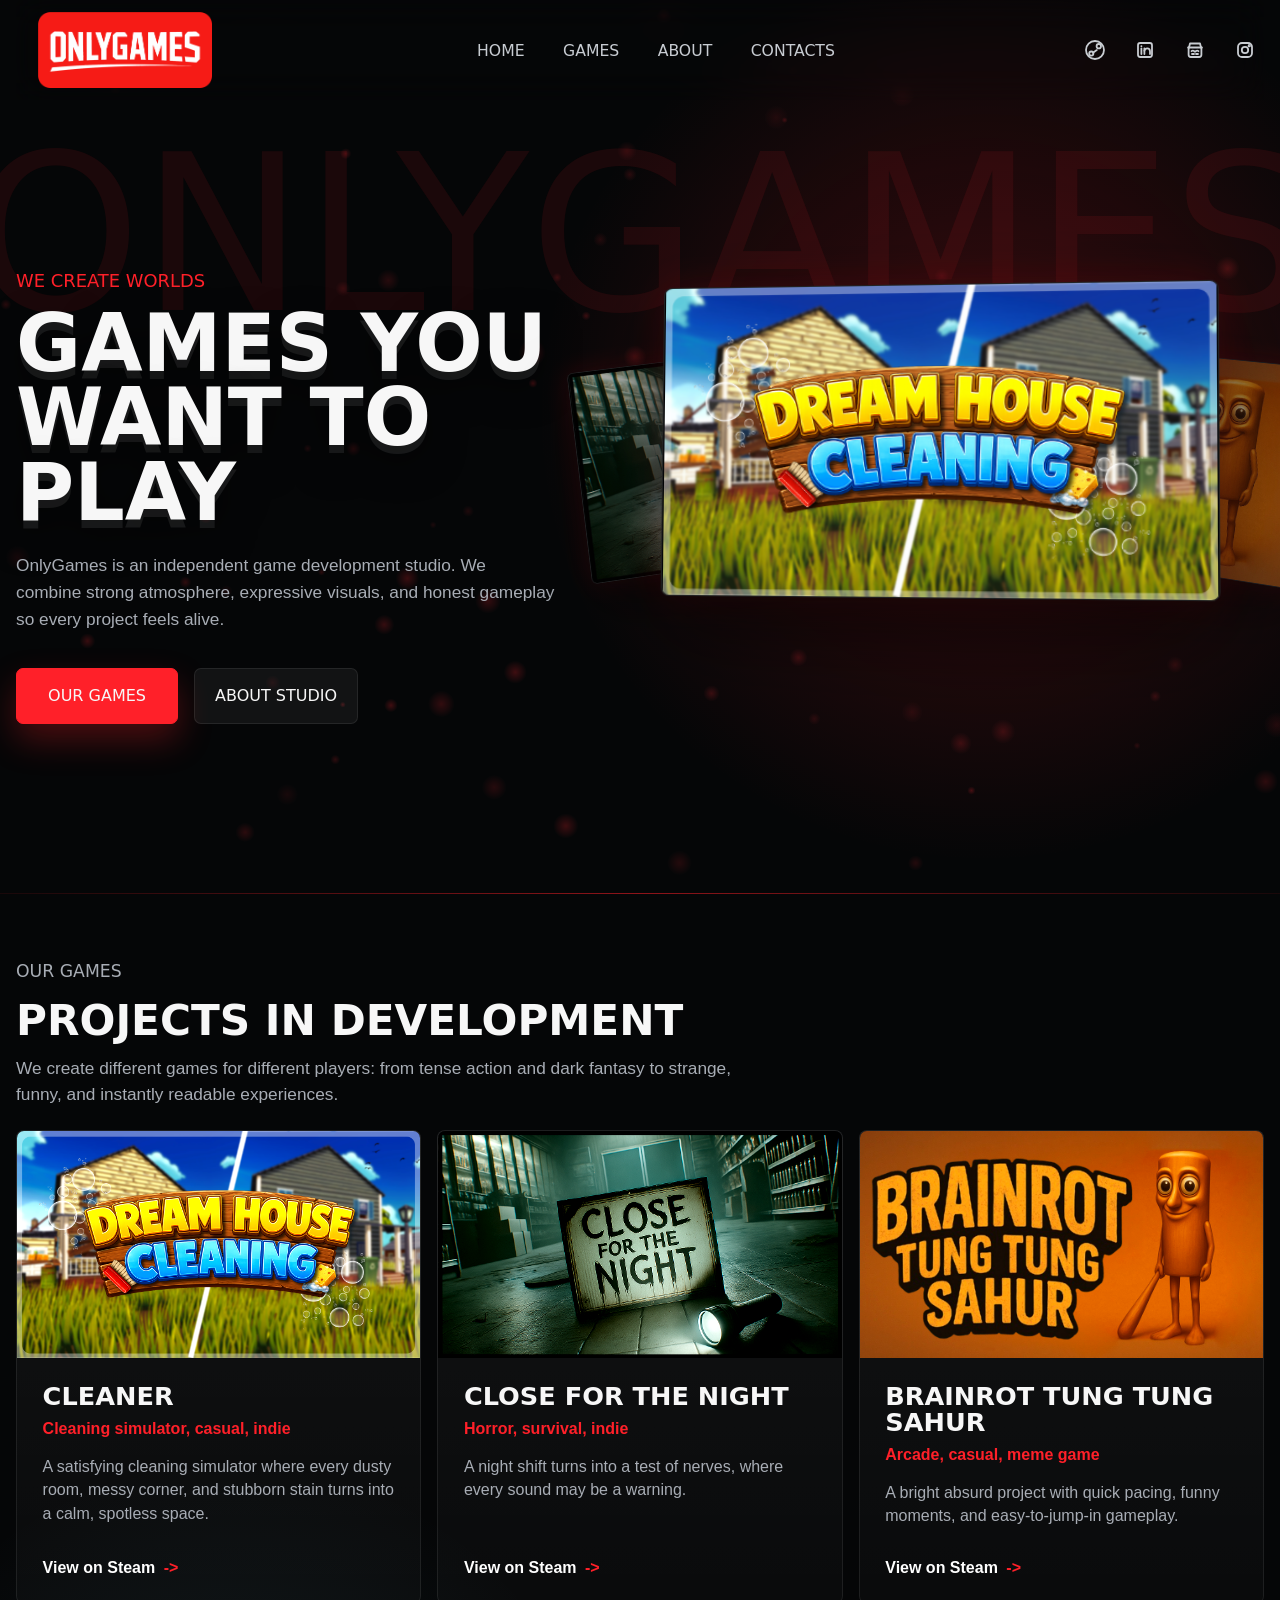
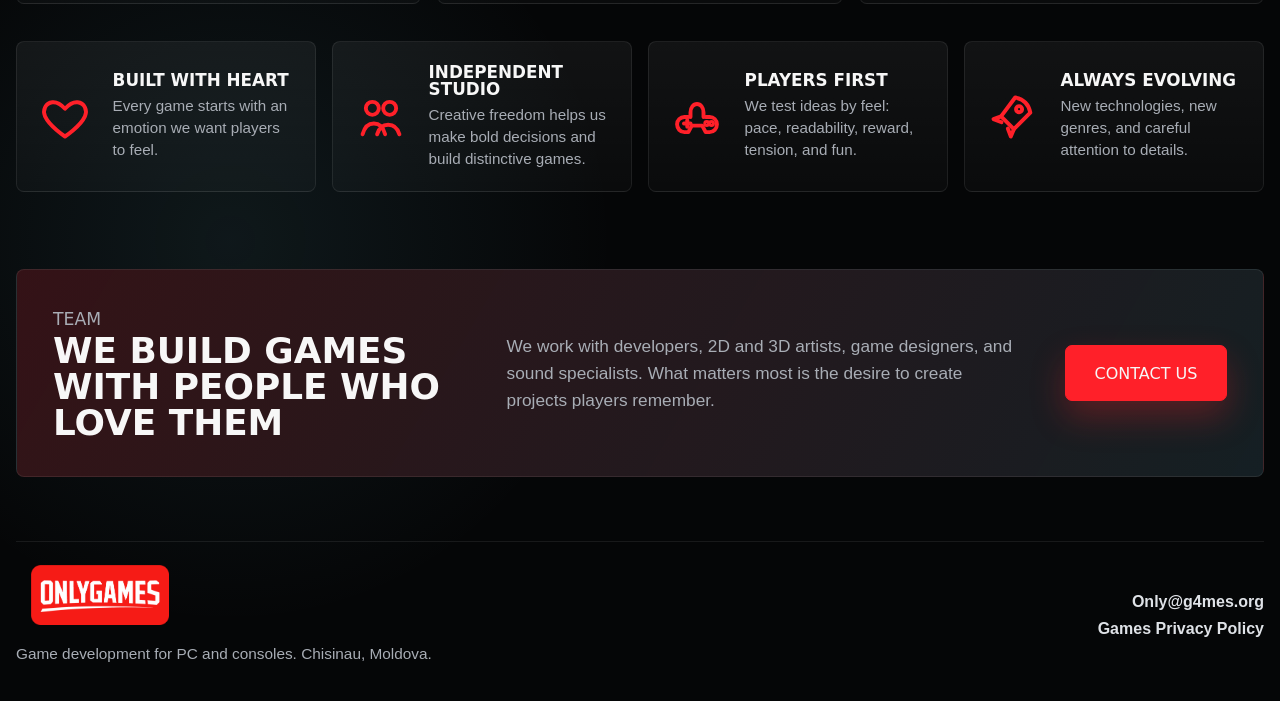
<file: index.html>
<!DOCTYPE html>
<html lang="en">
<head>
  <meta charset="UTF-8">
  <meta name="viewport" content="width=device-width, initial-scale=1.0">
  <title>OnlyGames - Game Development Studio</title>
  <meta name="description" content="OnlyGames is an independent game development studio creating atmospheric worlds, expressive visuals, and games people want to play.">
  <link rel="stylesheet" href="styles.css?v=20261031-2">
</head>
<body>
  <canvas class="noise-field" aria-hidden="true"></canvas>

  <header class="site-header">
    <a class="brand" href="#home" aria-label="OnlyGames">
      <img class="brand__logo" src="assets/Logo1.png?v=20260526-2" alt="">
    </a>

    <nav class="main-nav" aria-label="Main navigation">
      <a href="#home">Home</a>
      <a href="#games">Games</a>
      <a href="#about">About</a>
      <a href="#contacts">Contacts</a>
    </nav>

    <div class="socials" aria-label="Social links">
      <a href="https://store.steampowered.com/app/4438250/Close_For_The_Night/" aria-label="Steam" target="_blank" rel="noopener noreferrer">
        <svg viewBox="0 0 24 24" aria-hidden="true">
          <circle cx="12" cy="12" r="9"></circle>
          <circle cx="15.8" cy="8.2" r="2.2"></circle>
          <circle cx="8.3" cy="15.6" r="2.1"></circle>
          <path d="M10 14.7l3.8-2.6"></path>
        </svg>
      </a>
      <a href="https://www.linkedin.com/company/onlygames-s-r-l/about/" aria-label="LinkedIn" target="_blank" rel="noopener noreferrer">
        <svg viewBox="0 0 24 24" aria-hidden="true">
          <rect x="5" y="5" width="14" height="14" rx="2.2"></rect>
          <path d="M8.4 10.5V16"></path>
          <path d="M8.4 8.1v.1"></path>
          <path d="M11.4 16v-5.5"></path>
          <path d="M11.4 12.8c.4-1.6 1.3-2.4 2.8-2.4 1.7 0 2.8 1.1 2.8 3.2V16"></path>
        </svg>
      </a>
      <a href="https://onlygames-srl.itch.io/" aria-label="Itch.io" target="_blank" rel="noopener noreferrer">
        <svg viewBox="0 0 24 24" aria-hidden="true">
          <path d="M5.1 9.5h13.8"></path>
          <path d="M6 9.5l1-4h10l1 4"></path>
          <path d="M5.6 9.5v7.3c0 1.2 1 2.2 2.2 2.2h8.4c1.2 0 2.2-1 2.2-2.2V9.5"></path>
          <path d="M8.5 13.2c.9-.8 1.8-.8 2.7 0 .5.4 1.1.4 1.6 0 .9-.8 1.8-.8 2.7 0"></path>
          <path d="M9 16h2"></path>
          <path d="M13 16h2"></path>
        </svg>
      </a>
      <a href="https://www.instagram.com/onlygamessrl" aria-label="Instagram" target="_blank" rel="noopener noreferrer">
        <svg viewBox="0 0 24 24" aria-hidden="true">
          <rect x="5" y="5" width="14" height="14" rx="4"></rect>
          <circle cx="12" cy="12" r="3.2"></circle>
          <circle cx="16.3" cy="7.7" r=".7"></circle>
        </svg>
      </a>
    </div>
  </header>

  <main>
    <section class="hero" id="home">
      <div class="hero__backdrop" aria-hidden="true">ONLYGAMES</div>
      <div class="hero__content">
        <p class="section-kicker">We create worlds</p>
        <h1>Games you want to play</h1>
        <p class="hero__lead">
          OnlyGames is an independent game development studio. We combine strong atmosphere,
          expressive visuals, and honest gameplay so every project feels alive.
        </p>
        <div class="hero__actions">
          <a class="button button--primary" href="#games">Our Games</a>
          <a class="button button--ghost" href="#about">About Studio</a>
        </div>
      </div>

      <div class="hero__art" aria-label="OnlyGames projects">
        <div class="hero-showcase">
          <a class="hero-game hero-game--cleaner is-front" href="https://store.steampowered.com/app/4860340/Dream_House_Cleaning/" aria-label="Dream House Cleaning on Steam" target="_blank" rel="noopener noreferrer">
            <img src="assets/Cleaner.png" alt="Cleaner">
          </a>
          <a class="hero-game hero-game--horror is-back-left" href="https://store.steampowered.com/app/4438250/Close_For_The_Night/" aria-label="Close For The Night on Steam" target="_blank" rel="noopener noreferrer">
            <img src="assets/Horror.png" alt="Close For The Night">
          </a>
          <a class="hero-game hero-game--brainrot is-back-right" href="https://store.steampowered.com/app/4579990/Brainrot_Tung_Tung_Sahur/" aria-label="Brainrot Tung Tung Sahur on Steam" target="_blank" rel="noopener noreferrer">
            <img src="assets/Brainrot.png" alt="Brainrot Tung Tung Sahur">
          </a>
        </div>
      </div>
    </section>

    <section class="section" id="games">
      <div class="section__header">
        <p class="section-kicker">Our games</p>
        <h2>Projects in development</h2>
        <p>We create different games for different players: from tense action and dark fantasy to strange, funny, and instantly readable experiences.</p>
      </div>

      <div class="games-grid">
        <article class="game-card">
          <a class="game-card__cover" href="https://store.steampowered.com/app/4860340/Dream_House_Cleaning/" aria-label="Dream House Cleaning on Steam" target="_blank" rel="noopener noreferrer">
            <img src="assets/Cleaner.png" alt="Cleaner">
          </a>
          <div class="game-card__body">
            <h3>Cleaner</h3>
            <p class="game-card__genre">Cleaning simulator, casual, indie</p>
            <p>A satisfying cleaning simulator where every dusty room, messy corner, and stubborn stain turns into a calm, spotless space.</p>
            <a href="https://store.steampowered.com/app/4860340/Dream_House_Cleaning/" target="_blank" rel="noopener noreferrer">View on Steam <span aria-hidden="true">-&gt;</span></a>
          </div>
        </article>

        <article class="game-card">
          <a class="game-card__cover" href="https://store.steampowered.com/app/4438250/Close_For_The_Night/" aria-label="Close For The Night on Steam" target="_blank" rel="noopener noreferrer">
            <img src="assets/Horror.png" alt="Screenshot of Close For The Night with a flashlight in an abandoned store">
          </a>
          <div class="game-card__body">
            <h3>Close For The Night</h3>
            <p class="game-card__genre">Horror, survival, indie</p>
            <p>A night shift turns into a test of nerves, where every sound may be a warning.</p>
            <a href="https://store.steampowered.com/app/4438250/Close_For_The_Night/" target="_blank" rel="noopener noreferrer">View on Steam <span aria-hidden="true">-&gt;</span></a>
          </div>
        </article>

        <article class="game-card">
          <a class="game-card__cover" href="https://store.steampowered.com/app/4579990/Brainrot_Tung_Tung_Sahur/" aria-label="Brainrot Tung Tung Sahur on Steam" target="_blank" rel="noopener noreferrer">
            <img src="assets/Brainrot.png" alt="Screenshot of Brainrot Tung Tung Sahur with an orange character">
          </a>
          <div class="game-card__body">
            <h3>Brainrot Tung Tung Sahur</h3>
            <p class="game-card__genre">Arcade, casual, meme game</p>
            <p>A bright absurd project with quick pacing, funny moments, and easy-to-jump-in gameplay.</p>
            <a href="https://store.steampowered.com/app/4579990/Brainrot_Tung_Tung_Sahur/" target="_blank" rel="noopener noreferrer">View on Steam <span aria-hidden="true">-&gt;</span></a>
          </div>
        </article>
      </div>
    </section>

    <section class="values" id="about">
      <article class="value-card">
        <svg viewBox="0 0 24 24" aria-hidden="true">
          <path d="M12 21s-7-4.6-9.2-9.3C1.5 8.8 3.1 5.5 6.2 5.2 8 5 10 6 12 8.2 14 6 16 5 17.8 5.2c3.1.3 4.7 3.6 3.4 6.5C19 16.4 12 21 12 21z"></path>
        </svg>
        <div>
          <h3>Built with heart</h3>
          <p>Every game starts with an emotion we want players to feel.</p>
        </div>
      </article>

      <article class="value-card">
        <svg viewBox="0 0 24 24" aria-hidden="true">
          <circle cx="8" cy="8" r="3"></circle>
          <circle cx="16" cy="8" r="3"></circle>
          <path d="M3.5 20c.8-3 2.7-5 5.2-5s4.4 2 5.2 5"></path>
          <path d="M10.2 20c.8-2.6 2.5-4.4 5.1-4.4 2.5 0 4.4 1.8 5.2 4.4"></path>
        </svg>
        <div>
          <h3>Independent studio</h3>
          <p>Creative freedom helps us make bold decisions and build distinctive games.</p>
        </div>
      </article>

      <article class="value-card">
        <svg viewBox="0 0 24 24" aria-hidden="true">
          <path d="M8 12H6.2c-1.9 0-3.4 1.5-3.4 3.4S4.3 19 6.2 19H8l1.6-3h4.8l1.6 3h1.8c1.9 0 3.4-1.6 3.4-3.6S19.7 12 17.8 12H16"></path>
          <path d="M9 12V9.8C9 7.7 10.3 6 12 6s3 1.7 3 3.8V12"></path>
          <path d="M6 15h3"></path>
          <path d="M7.5 13.5v3"></path>
          <circle cx="16.5" cy="15" r=".7"></circle>
          <circle cx="18.7" cy="15" r=".7"></circle>
        </svg>
        <div>
          <h3>Players first</h3>
          <p>We test ideas by feel: pace, readability, reward, tension, and fun.</p>
        </div>
      </article>

      <article class="value-card">
        <svg viewBox="0 0 24 24" aria-hidden="true">
          <path d="M13 3c3.8.7 6.3 3.2 7 7l-7.6 7.6-5.9-5.9L13 3z"></path>
          <path d="M6.5 11.7L3 13l3.7 1.4"></path>
          <path d="M12.4 17.6L11 21l-1.4-3.7"></path>
          <circle cx="14.8" cy="8.4" r="1.4"></circle>
        </svg>
        <div>
          <h3>Always evolving</h3>
          <p>New technologies, new genres, and careful attention to details.</p>
        </div>
      </article>
    </section>

    <section class="studio-strip" id="team">
      <div>
        <p class="section-kicker">Team</p>
        <h2>We build games with people who love them</h2>
      </div>
      <p>
        We work with developers, 2D and 3D artists, game designers, and sound specialists.
        What matters most is the desire to create projects players remember.
      </p>
      <a class="button button--primary" href="mailto:Only@g4mes.org">Contact Us</a>
    </section>
  </main>

  <footer class="site-footer" id="contacts">
    <div>
      <a class="brand brand--footer" href="#home" aria-label="OnlyGames">
        <img class="brand__logo" src="assets/Logo1.png?v=20260526-2" alt="">
      </a>
      <p>Game development for PC and consoles. Chisinau, Moldova.</p>
    </div>
    <div class="footer-links">
      <a href="mailto:Only@g4mes.org">Only@g4mes.org</a>
      <a href="privacy-policy-medieval-store-simulator-2026.html">Games Privacy Policy</a>
    </div>
  </footer>

  <script src="script.js?v=20260526-2" defer></script>
</body>
</html>
</file>
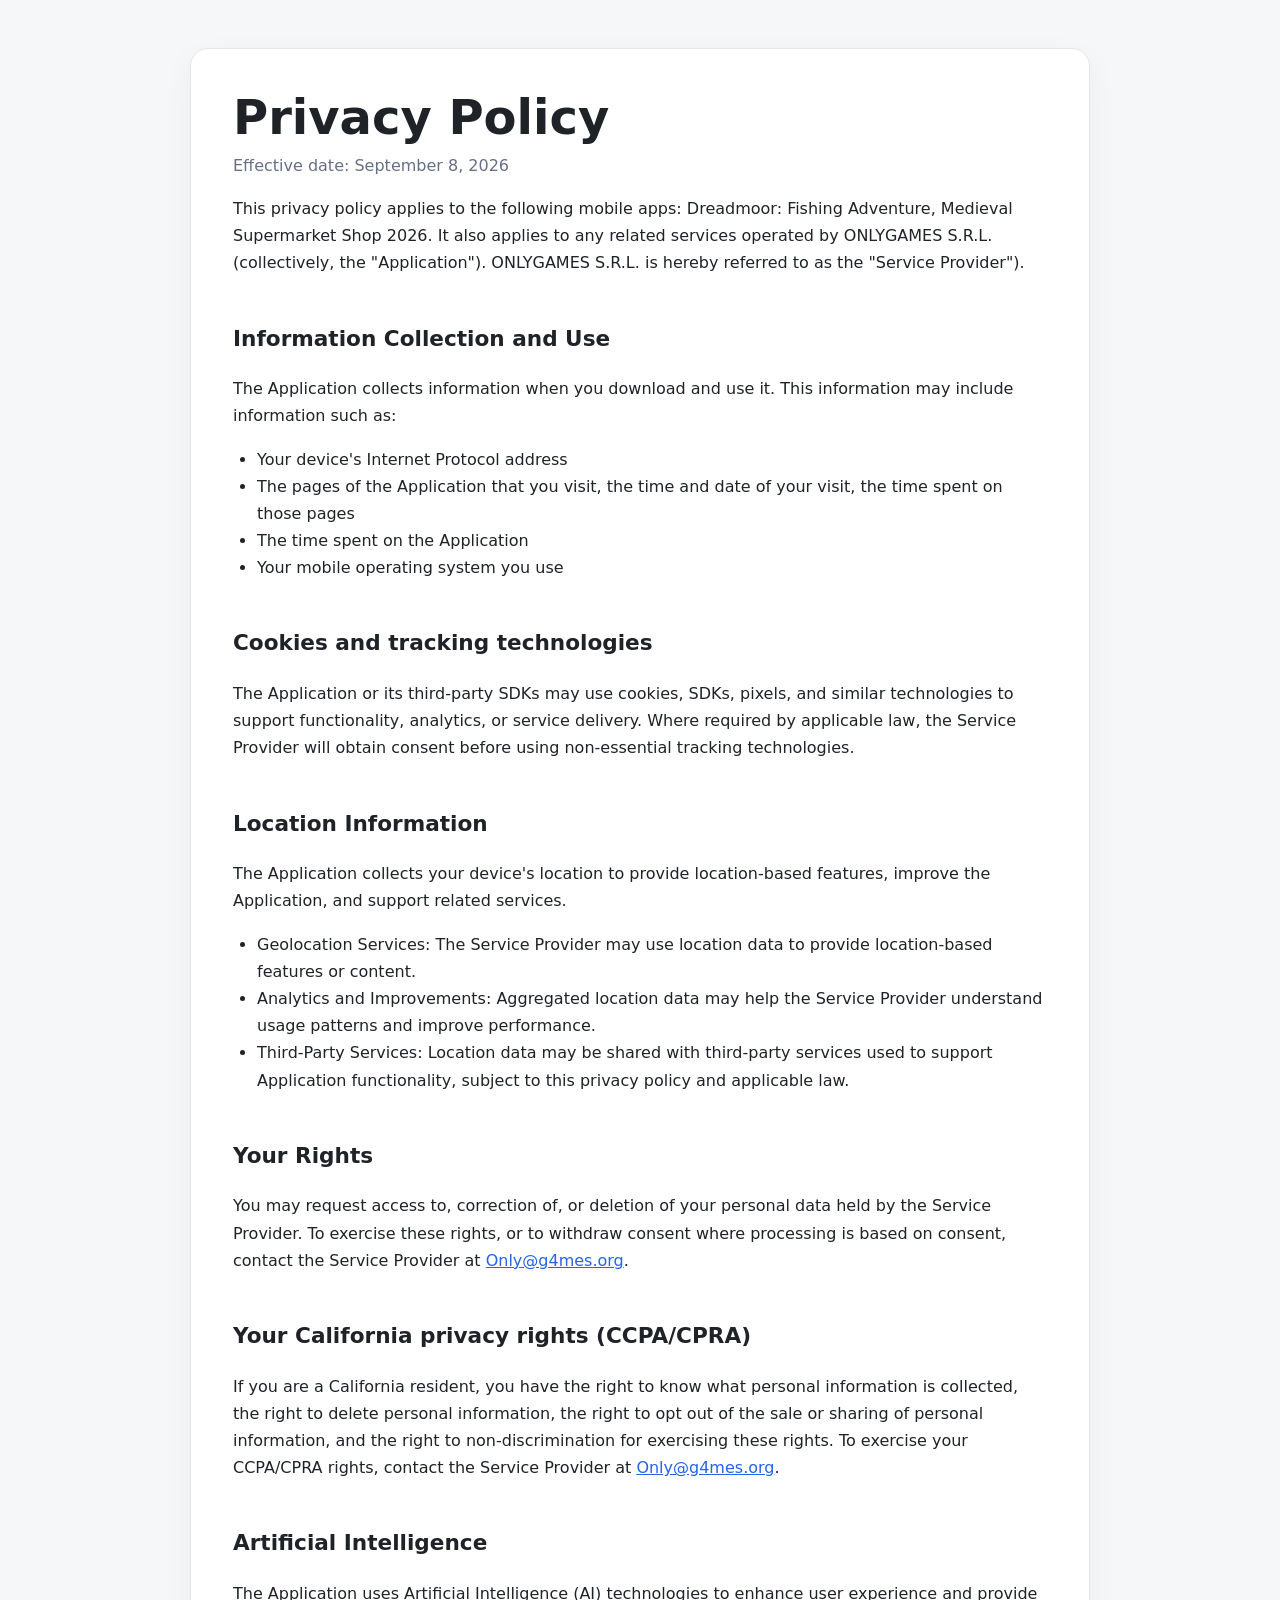
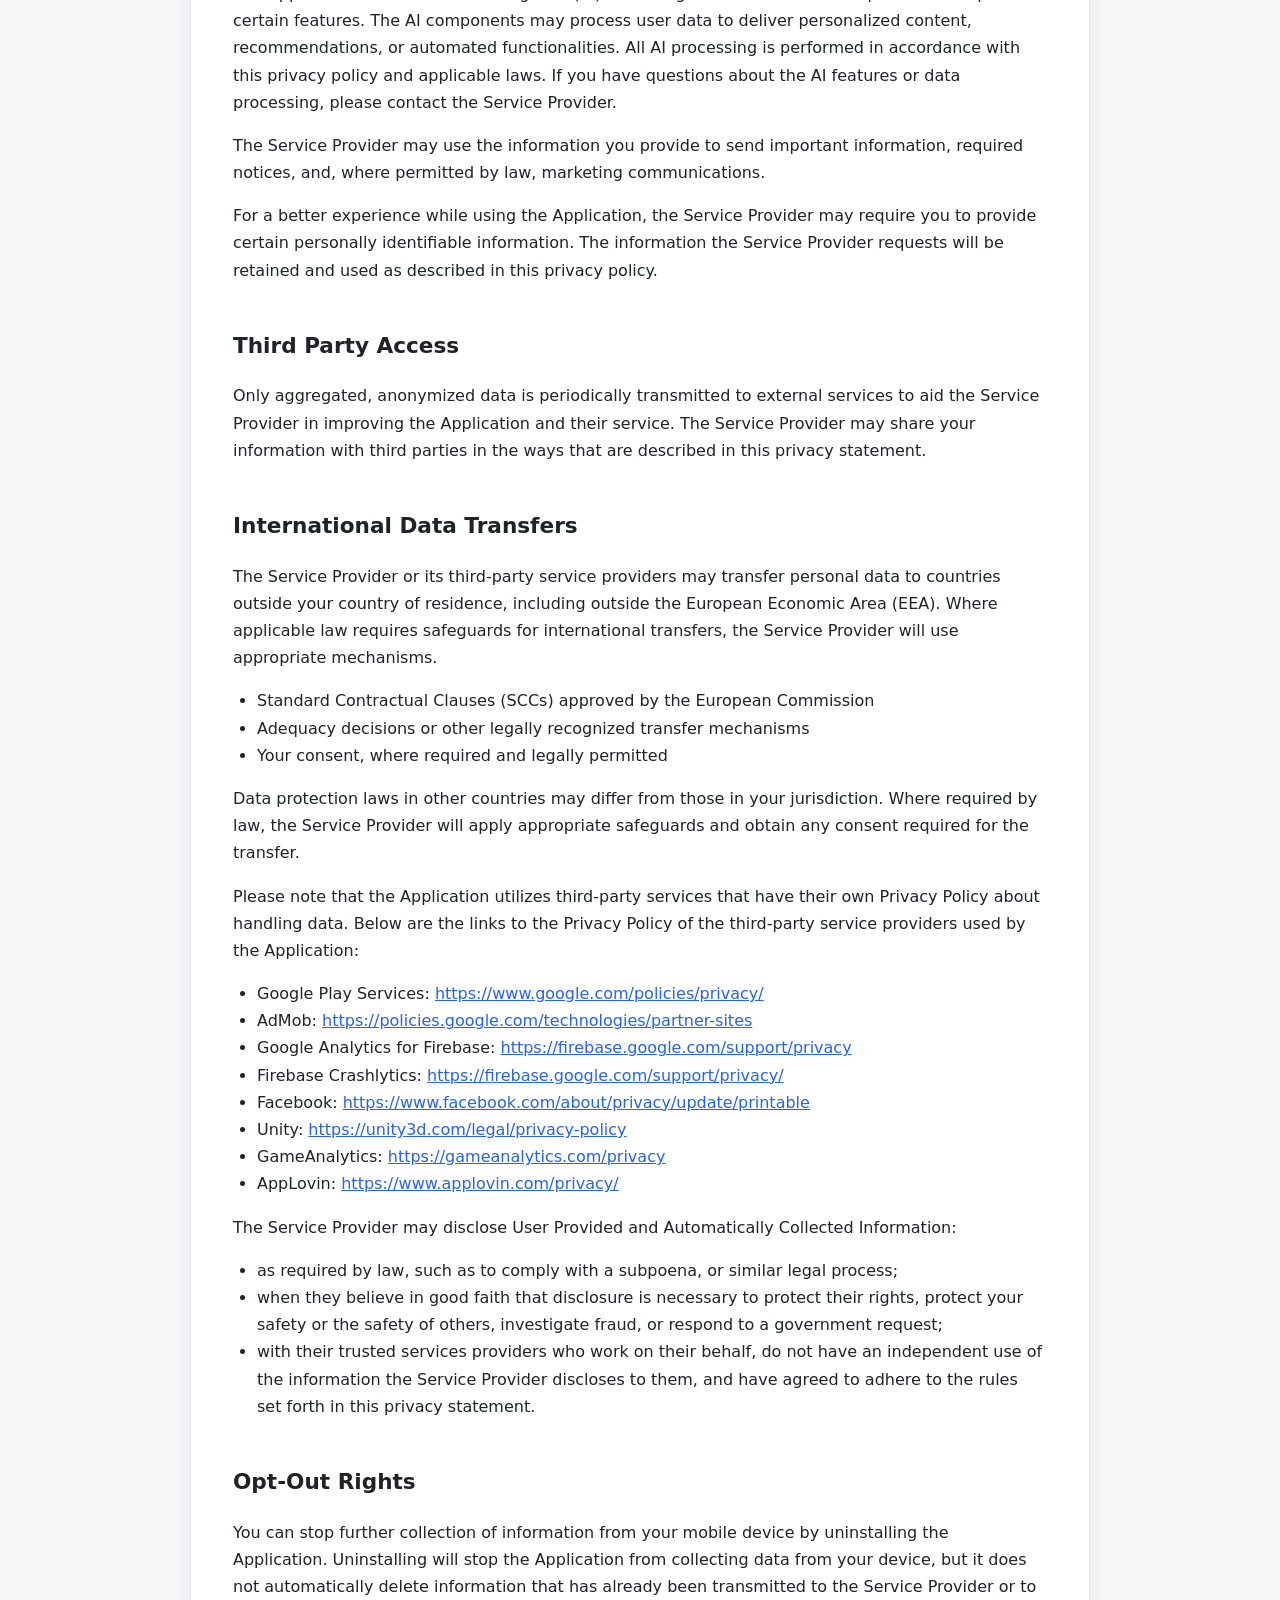
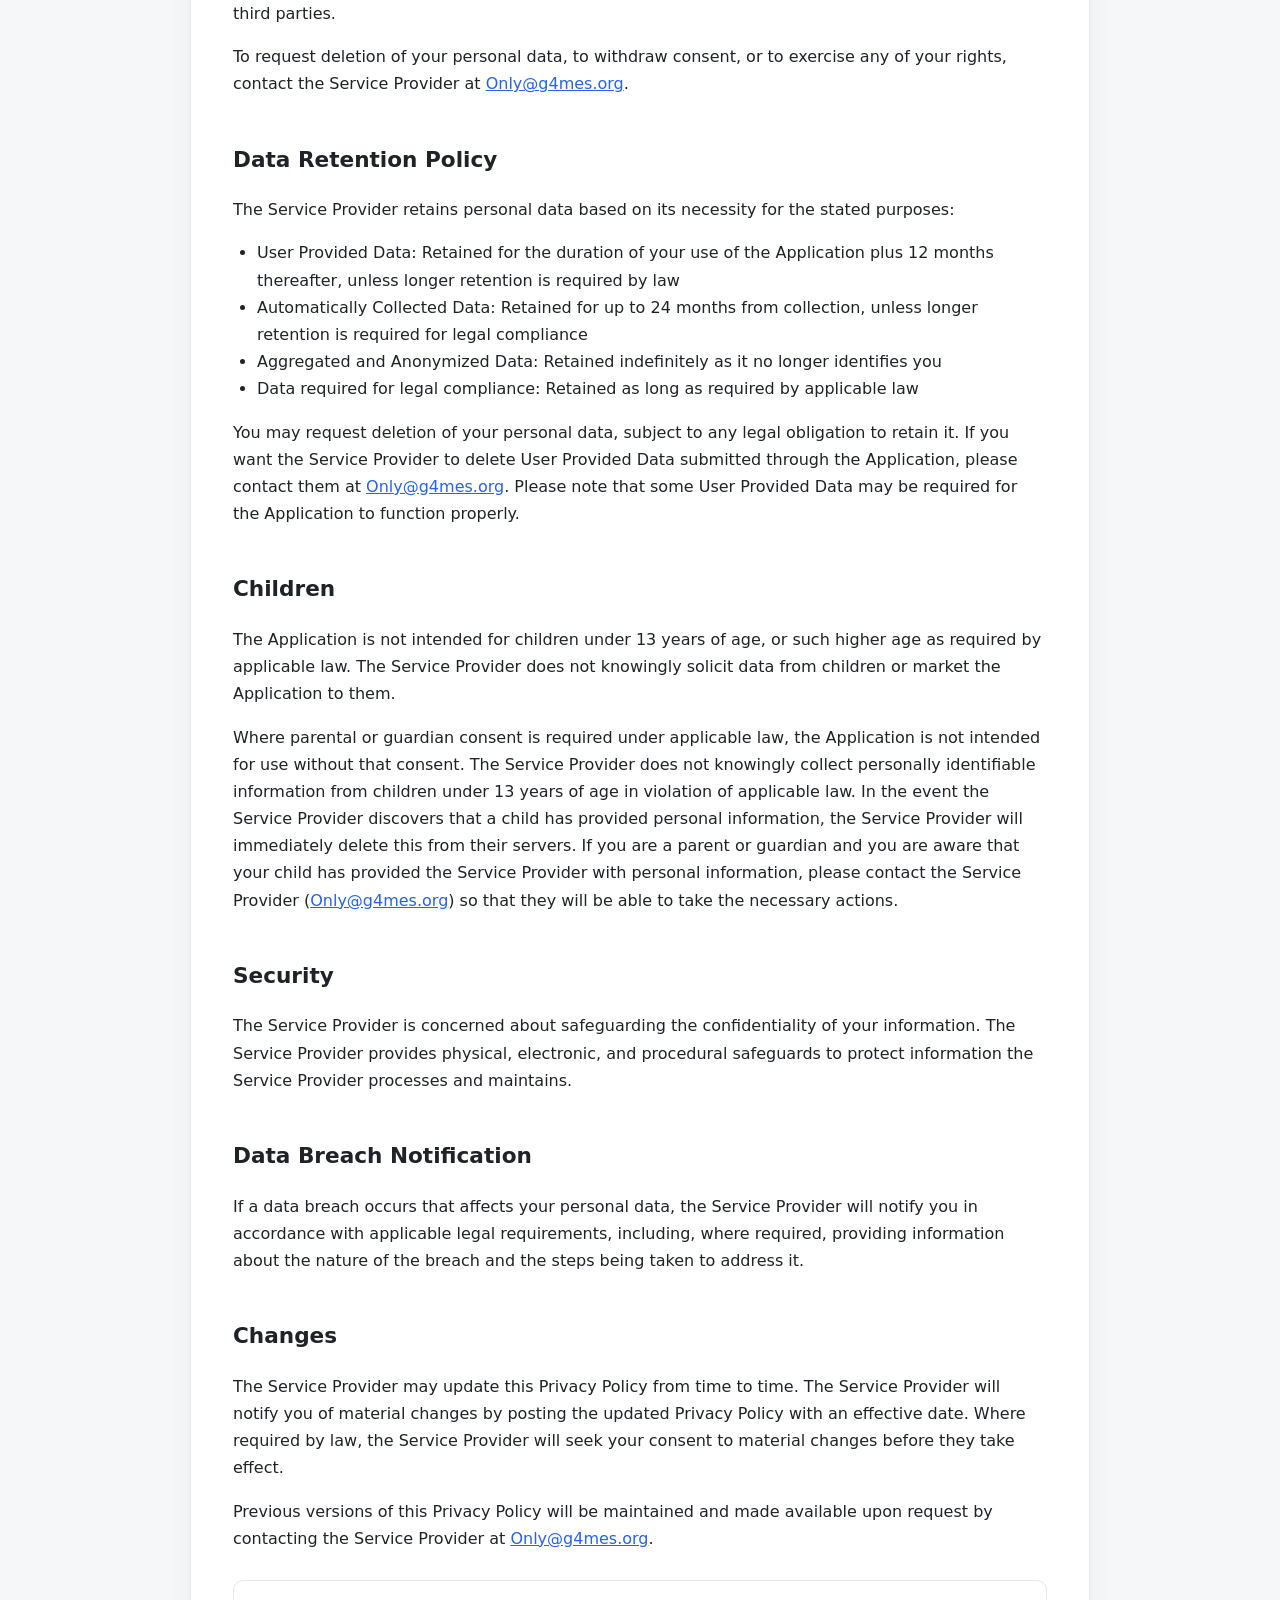
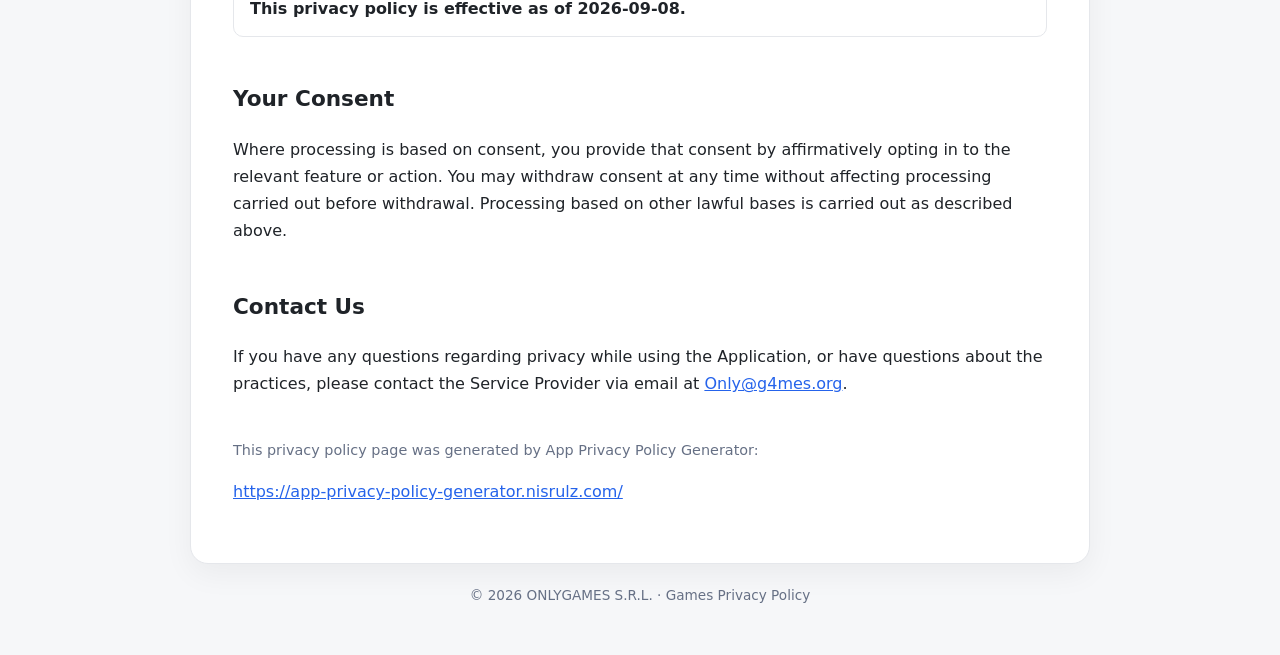
<file: privacy-policy-medieval-store-simulator-2026.html>
<!doctype html>
<html lang="en">
<head>
<meta charset="utf-8">
<meta name="viewport" content="width=device-width, initial-scale=1">
<meta name="robots" content="index,follow">
<title>Games Privacy Policy</title>
<meta name="description" content="Privacy Policy for Dreadmoor: Fishing Adventure and Medieval Supermarket Shop 2026 by ONLYGAMES S.R.L.">
<style>
:root {
  color-scheme: light dark;
  --bg: #f6f7f9;
  --card: #ffffff;
  --text: #1f2328;
  --muted: #667085;
  --line: #e5e7eb;
  --accent: #2563eb;
}
@media (prefers-color-scheme: dark) {
  :root {
    --bg: #0f1115;
    --card: #171a21;
    --text: #f4f4f5;
    --muted: #a1a1aa;
    --line: #2a2f3a;
    --accent: #7aa2ff;
  }
}
* { box-sizing: border-box; }
body {
  margin: 0;
  background: var(--bg);
  color: var(--text);
  font-family: Inter, ui-sans-serif, system-ui, -apple-system, BlinkMacSystemFont, "Segoe UI", sans-serif;
  line-height: 1.7;
}
main {
  max-width: 940px;
  margin: 48px auto;
  padding: 0 20px;
}
article {
  background: var(--card);
  border: 1px solid var(--line);
  border-radius: 18px;
  padding: 42px;
  box-shadow: 0 10px 30px rgba(0,0,0,.05);
}
h1 { font-size: clamp(2rem, 5vw, 3rem); line-height: 1.1; margin: 0 0 8px; }
h2 { margin-top: 36px; padding-top: 8px; font-size: 1.35rem; }
p, li { font-size: 1rem; }
ul { padding-left: 24px; }
a { color: var(--accent); word-break: break-word; }
.meta { color: var(--muted); margin-top: 0; }
.effective {
  margin-top: 28px;
  padding: 14px 16px;
  border: 1px solid var(--line);
  border-radius: 10px;
}
.generator { color: var(--muted); font-size: .9rem; margin-top: 40px; }
footer {
  color: var(--muted);
  text-align: center;
  font-size: .85rem;
  padding: 20px 0 0;
}
@media (max-width: 640px) {
  main { margin: 18px auto; padding: 0 12px; }
  article { padding: 24px 18px; border-radius: 14px; }
}
</style>
</head>
<body>
<main>
<article>
<h1>Privacy Policy</h1><p class="meta">Effective date: September 8, 2026</p><p>This privacy policy applies to the following mobile apps: Dreadmoor: Fishing Adventure, Medieval Supermarket Shop 2026. It also applies to any related services operated by ONLYGAMES S.R.L. (collectively, the &quot;Application&quot;). ONLYGAMES S.R.L. is hereby referred to as the &quot;Service Provider&quot;).</p><h2>Information Collection and Use</h2><p>The Application collects information when you download and use it. This information may include information such as:</p><ul><li>Your device&#x27;s Internet Protocol address</li><li>The pages of the Application that you visit, the time and date of your visit, the time spent on those pages</li><li>The time spent on the Application</li><li>Your mobile operating system you use</li></ul><h2>Cookies and tracking technologies</h2><p>The Application or its third-party SDKs may use cookies, SDKs, pixels, and similar technologies to support functionality, analytics, or service delivery. Where required by applicable law, the Service Provider will obtain consent before using non-essential tracking technologies.</p><h2>Location Information</h2><p>The Application collects your device&#x27;s location to provide location-based features, improve the Application, and support related services.</p><ul><li>Geolocation Services: The Service Provider may use location data to provide location-based features or content.</li><li>Analytics and Improvements: Aggregated location data may help the Service Provider understand usage patterns and improve performance.</li><li>Third-Party Services: Location data may be shared with third-party services used to support Application functionality, subject to this privacy policy and applicable law.</li></ul><h2>Your Rights</h2><p>You may request access to, correction of, or deletion of your personal data held by the Service Provider. To exercise these rights, or to withdraw consent where processing is based on consent, contact the Service Provider at <a href="mailto:Only@g4mes.org">Only@g4mes.org</a>.</p><h2>Your California privacy rights (CCPA/CPRA)</h2><p>If you are a California resident, you have the right to know what personal information is collected, the right to delete personal information, the right to opt out of the sale or sharing of personal information, and the right to non-discrimination for exercising these rights. To exercise your CCPA/CPRA rights, contact the Service Provider at <a href="mailto:Only@g4mes.org">Only@g4mes.org</a>.</p><h2>Artificial Intelligence</h2><p>The Application uses Artificial Intelligence (AI) technologies to enhance user experience and provide certain features. The AI components may process user data to deliver personalized content, recommendations, or automated functionalities. All AI processing is performed in accordance with this privacy policy and applicable laws. If you have questions about the AI features or data processing, please contact the Service Provider.</p><p>The Service Provider may use the information you provide to send important information, required notices, and, where permitted by law, marketing communications.</p><p>For a better experience while using the Application, the Service Provider may require you to provide certain personally identifiable information. The information the Service Provider requests will be retained and used as described in this privacy policy.</p><h2>Third Party Access</h2><p>Only aggregated, anonymized data is periodically transmitted to external services to aid the Service Provider in improving the Application and their service. The Service Provider may share your information with third parties in the ways that are described in this privacy statement.</p><h2>International Data Transfers</h2><p>The Service Provider or its third-party service providers may transfer personal data to countries outside your country of residence, including outside the European Economic Area (EEA). Where applicable law requires safeguards for international transfers, the Service Provider will use appropriate mechanisms.</p><ul><li>Standard Contractual Clauses (SCCs) approved by the European Commission</li><li>Adequacy decisions or other legally recognized transfer mechanisms</li><li>Your consent, where required and legally permitted</li></ul><p>Data protection laws in other countries may differ from those in your jurisdiction. Where required by law, the Service Provider will apply appropriate safeguards and obtain any consent required for the transfer.</p><p>Please note that the Application utilizes third-party services that have their own Privacy Policy about handling data. Below are the links to the Privacy Policy of the third-party service providers used by the Application:</p><ul><li>Google Play Services: <a href="https://www.google.com/policies/privacy/" target="_blank" rel="noopener noreferrer">https://www.google.com/policies/privacy/</a></li><li>AdMob: <a href="https://policies.google.com/technologies/partner-sites" target="_blank" rel="noopener noreferrer">https://policies.google.com/technologies/partner-sites</a></li><li>Google Analytics for Firebase: <a href="https://firebase.google.com/support/privacy" target="_blank" rel="noopener noreferrer">https://firebase.google.com/support/privacy</a></li><li>Firebase Crashlytics: <a href="https://firebase.google.com/support/privacy/" target="_blank" rel="noopener noreferrer">https://firebase.google.com/support/privacy/</a></li><li>Facebook: <a href="https://www.facebook.com/about/privacy/update/printable" target="_blank" rel="noopener noreferrer">https://www.facebook.com/about/privacy/update/printable</a></li><li>Unity: <a href="https://unity3d.com/legal/privacy-policy" target="_blank" rel="noopener noreferrer">https://unity3d.com/legal/privacy-policy</a></li><li>GameAnalytics: <a href="https://gameanalytics.com/privacy" target="_blank" rel="noopener noreferrer">https://gameanalytics.com/privacy</a></li><li>AppLovin: <a href="https://www.applovin.com/privacy/" target="_blank" rel="noopener noreferrer">https://www.applovin.com/privacy/</a></li></ul><p>The Service Provider may disclose User Provided and Automatically Collected Information:</p><ul><li>as required by law, such as to comply with a subpoena, or similar legal process;</li><li>when they believe in good faith that disclosure is necessary to protect their rights, protect your safety or the safety of others, investigate fraud, or respond to a government request;</li><li>with their trusted services providers who work on their behalf, do not have an independent use of the information the Service Provider discloses to them, and have agreed to adhere to the rules set forth in this privacy statement.</li></ul><h2>Opt-Out Rights</h2><p>You can stop further collection of information from your mobile device by uninstalling the Application. Uninstalling will stop the Application from collecting data from your device, but it does not automatically delete information that has already been transmitted to the Service Provider or to third parties.</p><p>To request deletion of your personal data, to withdraw consent, or to exercise any of your rights, contact the Service Provider at <a href="mailto:Only@g4mes.org">Only@g4mes.org</a>.</p><h2>Data Retention Policy</h2><p>The Service Provider retains personal data based on its necessity for the stated purposes:</p><ul><li>User Provided Data: Retained for the duration of your use of the Application plus 12 months thereafter, unless longer retention is required by law</li><li>Automatically Collected Data: Retained for up to 24 months from collection, unless longer retention is required for legal compliance</li><li>Aggregated and Anonymized Data: Retained indefinitely as it no longer identifies you</li><li>Data required for legal compliance: Retained as long as required by applicable law</li></ul><p>You may request deletion of your personal data, subject to any legal obligation to retain it. If you want the Service Provider to delete User Provided Data submitted through the Application, please contact them at <a href="mailto:Only@g4mes.org">Only@g4mes.org</a>. Please note that some User Provided Data may be required for the Application to function properly.</p><h2>Children</h2><p>The Application is not intended for children under 13 years of age, or such higher age as required by applicable law. The Service Provider does not knowingly solicit data from children or market the Application to them.</p><p>Where parental or guardian consent is required under applicable law, the Application is not intended for use without that consent. The Service Provider does not knowingly collect personally identifiable information from children under 13 years of age in violation of applicable law. In the event the Service Provider discovers that a child has provided personal information, the Service Provider will immediately delete this from their servers. If you are a parent or guardian and you are aware that your child has provided the Service Provider with personal information, please contact the Service Provider (<a href="mailto:Only@g4mes.org">Only@g4mes.org</a>) so that they will be able to take the necessary actions.</p><h2>Security</h2><p>The Service Provider is concerned about safeguarding the confidentiality of your information. The Service Provider provides physical, electronic, and procedural safeguards to protect information the Service Provider processes and maintains.</p><h2>Data Breach Notification</h2><p>If a data breach occurs that affects your personal data, the Service Provider will notify you in accordance with applicable legal requirements, including, where required, providing information about the nature of the breach and the steps being taken to address it.</p><h2>Changes</h2><p>The Service Provider may update this Privacy Policy from time to time. The Service Provider will notify you of material changes by posting the updated Privacy Policy with an effective date. Where required by law, the Service Provider will seek your consent to material changes before they take effect.</p><p>Previous versions of this Privacy Policy will be maintained and made available upon request by contacting the Service Provider at <a href="mailto:Only@g4mes.org">Only@g4mes.org</a>.</p><p class="effective"><strong>This privacy policy is effective as of 2026-09-08.</strong></p><h2>Your Consent</h2><p>Where processing is based on consent, you provide that consent by affirmatively opting in to the relevant feature or action. You may withdraw consent at any time without affecting processing carried out before withdrawal. Processing based on other lawful bases is carried out as described above.</p><h2>Contact Us</h2><p>If you have any questions regarding privacy while using the Application, or have questions about the practices, please contact the Service Provider via email at <a href="mailto:Only@g4mes.org">Only@g4mes.org</a>.</p><p class="generator">This privacy policy page was generated by App Privacy Policy Generator:</p><p><a href="https://app-privacy-policy-generator.nisrulz.com/" target="_blank" rel="noopener noreferrer">https://app-privacy-policy-generator.nisrulz.com/</a></p>
</article>
<footer>© 2026 ONLYGAMES S.R.L. · Games Privacy Policy</footer>
</main>
</body>
</html>
</file>
<file: styles.css>
:root {
  --bg: #050607;
  --panel: #0d1013;
  --panel-strong: #14181d;
  --line: rgba(255, 255, 255, .08);
  --text: #f7f7f7;
  --muted: #a8adb5;
  --red: #ff2029;
  --red-deep: #8b0e14;
  --amber: #f6b24a;
  --green: #5bbf88;
  --cyan: #6dcce4;
  --shadow: 0 24px 90px rgba(0, 0, 0, .55);
  --display: Impact, "Arial Black", "Segoe UI Black", system-ui, sans-serif;
  --body: "Segoe UI", Arial, sans-serif;
}

* {
  box-sizing: border-box;
} 

html {
  scroll-behavior: smooth;
}

body {
  margin: 0;
  min-width: 320px;
  color: var(--text);
  background:
    radial-gradient(circle at 77% 18%, rgba(255, 32, 41, .22), transparent 28rem),
    radial-gradient(circle at 18% 80%, rgba(109, 204, 228, .09), transparent 24rem),
    var(--bg);
  font-family: var(--body);
  overflow-x: hidden;
}

a {
  color: inherit;
  text-decoration: none;
}

img {
  display: block;
  max-width: 100%;
}

.noise-field {
  position: fixed;
  inset: 0;
  z-index: 0;
  width: 100%;
  height: 100%;
  pointer-events: none;
  opacity: .32;
  mix-blend-mode: screen;
}

.site-header {
  position: sticky;
  top: 0;
  z-index: 10;
  display: grid;
  grid-template-columns: auto 1fr auto;
  align-items: center;
  gap: clamp(1rem, 3vw, 3rem);
  width: min(100% - 2rem, 1320px);
  min-height: 84px;
  margin: 0 auto;
  padding: .75rem 0;
  backdrop-filter: blur(18px);
}

.brand {
  position: relative;
  display: inline-flex;
  align-items: center;
  min-width: 220px;
  min-height: 74px;
  color: #fff;
}

.brand::after {
  display: none;
}

.brand__logo {
  width: clamp(190px, 17vw, 242px);
  height: auto;
  max-height: 76px;
  object-fit: contain;
}

.main-nav {
  display: flex;
  justify-content: center;
  gap: clamp(1rem, 3vw, 3.6rem);
  color: #c8ccd2;
  font-family: var(--display);
  font-size: .98rem;
  text-transform: uppercase;
}

.main-nav a,
.footer-links a {
  transition: color .2s ease, transform .2s ease;
}

.main-nav a:hover,
.footer-links a:hover {
  color: var(--red);
}

.socials {
  display: flex;
  align-items: center;
  gap: .75rem;
}

.socials a {
  display: grid;
  width: 38px;
  height: 38px;
  place-items: center;
  color: #c9cdd2;
  border: 1px solid transparent;
  border-radius: 8px;
  transition: border-color .2s ease, color .2s ease, background .2s ease;
}

.socials svg {
  width: 24px;
  height: 24px;
  fill: none;
  stroke: currentColor;
  stroke-linecap: round;
  stroke-linejoin: round;
  stroke-width: 1.8;
}

.socials a:hover {
  color: #fff;
  border-color: rgba(255, 32, 41, .55);
  background: rgba(255, 32, 41, .12);
}

main,
.site-footer {
  position: relative;
  z-index: 1;
}

.hero {
  position: relative;
  display: grid;
  grid-template-columns: minmax(0, .9fr) minmax(320px, 1.1fr);
  align-items: center;
  gap: clamp(1.5rem, 4vw, 5rem);
  width: min(100% - 2rem, 1320px);
  min-height: min(760px, 88svh);
  margin: 0 auto;
  padding: clamp(2rem, 5vw, 5.2rem) 0 clamp(2rem, 5vw, 5rem);
}

.hero::before {
  content: "";
  position: absolute;
  inset: auto -10vw 0 -10vw;
  height: 1px;
  background: linear-gradient(90deg, transparent, rgba(255, 32, 41, .55), transparent);
}

.hero__backdrop {
  position: absolute;
  inset: 3rem auto auto 50%;
  z-index: -1;
  color: rgba(255, 32, 41, .09);
  font-family: var(--display);
  font-size: clamp(6rem, 17vw, 15rem);
  line-height: .8;
  text-transform: uppercase;
  transform: translateX(-50%);
  white-space: nowrap;
  pointer-events: none;
  letter-spacing: 0;
}

.section-kicker {
  margin: 0 0 1rem;
  color: var(--red);
  font-family: var(--display);
  font-size: clamp(1rem, 1.4vw, 1.25rem);
  text-transform: uppercase;
}

h1,
h2,
h3,
p {
  margin-top: 0;
}

h1,
h2,
h3 {
  font-family: var(--display);
  text-transform: uppercase;
  letter-spacing: 0;
}

h1 {
  max-width: 720px;
  margin-bottom: 1.35rem;
  font-size: clamp(3.35rem, 6.2vw, 6.6rem);
  line-height: .94;
  text-shadow: 0 8px 0 rgba(255, 255, 255, .08), 0 16px 36px rgba(0, 0, 0, .65);
}

h2 {
  margin-bottom: .75rem;
  font-size: clamp(2.1rem, 3.3vw, 3.5rem);
  line-height: 1;
}

h3 {
  margin-bottom: .45rem;
  font-size: clamp(1.35rem, 2vw, 2rem);
  line-height: 1.02;
}

.hero__lead,
.section__header p,
.studio-strip p,
.site-footer p {
  color: var(--muted);
  font-size: clamp(1rem, 1.35vw, 1.15rem);
  line-height: 1.55;
}

.hero__lead {
  max-width: 650px;
}

.hero__actions {
  display: flex;
  flex-wrap: wrap;
  gap: 1rem;
  margin-top: 2.2rem;
}

.button {
  display: inline-flex;
  align-items: center;
  justify-content: center;
  min-width: 162px;
  min-height: 56px;
  padding: .85rem 1.25rem;
  font-family: var(--display);
  font-size: 1rem;
  text-transform: uppercase;
  border: 1px solid var(--line);
  border-radius: 7px;
  transition: transform .2s ease, box-shadow .2s ease, background .2s ease;
}

.button:hover {
  transform: translateY(-2px);
}

.button--primary {
  background: var(--red);
  border-color: var(--red);
  box-shadow: 0 16px 34px rgba(255, 32, 41, .28);
}

.button--ghost {
  background: rgba(255, 255, 255, .055);
}

.hero__art {
  position: relative;
  display: grid;
  align-items: center;
  min-height: clamp(420px, 52vw, 690px);
  padding: 0;
  background: none;
  border-radius: 8px;
  overflow: visible;
  box-shadow: none;
  transform: translateY(-24px) perspective(1100px) rotateY(-5deg) rotateX(2deg);
}

.hero__art::before,
.hero__art::after {
  content: "";
  position: absolute;
  inset: 0;
  pointer-events: none;
}

.hero__art::before {
  display: none;
  z-index: 1;
  background:
    linear-gradient(90deg, rgba(5, 6, 7, .2), transparent 35%),
    radial-gradient(circle at 50% 80%, rgba(255, 32, 41, .16), transparent 45%);
}

.hero__art::after {
  display: none;
}

.hero-showcase {
  position: relative;
  z-index: 2;
  min-height: clamp(390px, 47vw, 620px);
  isolation: isolate;
  perspective: 1200px;
  transform-style: preserve-3d;
}

.hero-game {
  position: absolute;
  left: 50%;
  top: 45%;
  margin: 0;
  width: min(78%, 730px);
  aspect-ratio: 16 / 9;
  background: #020304;
  border: 1px solid rgba(255, 255, 255, .12);
  border-radius: 8px;
  overflow: hidden;
  box-shadow: 0 30px 82px rgba(0, 0, 0, .62), 0 0 36px rgba(255, 32, 41, .16);
  backface-visibility: hidden;
  transform-origin: center;
  transform-style: preserve-3d;
  will-change: transform, opacity;
  transition:
    transform 1.05s cubic-bezier(.22, 1, .36, 1),
    opacity .65s ease;
}

.hero-game::after {
  content: "";
  position: absolute;
  inset: 0;
  z-index: 1;
  background: rgba(0, 0, 0, .32);
  opacity: .82;
  pointer-events: none;
  transition: opacity .65s ease;
}

.hero-game.is-front {
  z-index: 4;
  transform: translate3d(-50%, -50%, 100px) rotate(0deg) rotateY(0deg) scale(1);
  opacity: 1;
}

.hero-game.is-front::after {
  opacity: 0;
}

.hero-game.is-back-left {
  z-index: 2;
  transform: translate3d(-86%, -47%, -80px) rotate(-8deg) rotateY(13deg) scale(.78);
  opacity: .92;
}

.hero-game.is-back-right {
  z-index: 1;
  transform: translate3d(-14%, -47%, -90px) rotate(8deg) rotateY(-13deg) scale(.78);
  opacity: .9;
}

.hero-game img {
  width: 100%;
  height: 100%;
  object-fit: contain;
  object-position: center;
}

.hero-game:focus-visible,
.game-card__cover:focus-visible {
  outline: 3px solid var(--red);
  outline-offset: -4px;
}

.section,
.values,
.studio-strip,
.site-footer {
  width: min(100% - 2rem, 1320px);
  margin: 0 auto;
}

.section {
  padding: clamp(2.3rem, 5vw, 5rem) 0 1.35rem;
}

.section__header {
  max-width: 760px;
  margin-bottom: 1.35rem;
}

.games-grid {
  display: grid;
  grid-template-columns: repeat(3, minmax(0, 1fr));
  gap: 1rem;
}

.game-card,
.value-card {
  background: linear-gradient(180deg, rgba(255, 255, 255, .055), rgba(255, 255, 255, .025));
  border: 1px solid var(--line);
  border-radius: 8px;
  overflow: hidden;
}

.game-card {
  display: flex;
  min-height: 100%;
  flex-direction: column;
}

.game-card__cover {
  display: block;
  aspect-ratio: 16 / 9;
  background-color: var(--panel-strong);
  overflow: hidden;
}

.game-card__cover img {
  width: 100%;
  height: 100%;
  object-fit: cover;
  object-position: center;
  filter: saturate(1.08) contrast(1.08);
  transition: transform .35s ease, filter .35s ease;
}

.game-card:hover .game-card__cover img {
  transform: scale(1.04);
  filter: saturate(1.15) contrast(1.1);
}

.game-card__body {
  display: flex;
  min-width: 0;
  min-height: 245px;
  flex-direction: column;
  padding: clamp(1.1rem, 2vw, 1.65rem);
}

.game-card__body p {
  color: var(--muted);
  line-height: 1.48;
}

.game-card__genre {
  margin-bottom: .9rem;
  color: var(--red) !important;
  font-weight: 800;
}

.game-card__body a {
  width: fit-content;
  margin-top: auto;
  color: #fff;
  font-weight: 800;
}

.game-card__body a span {
  color: var(--red);
  margin-left: .25rem;
}

.values {
  display: grid;
  grid-template-columns: repeat(4, minmax(0, 1fr));
  gap: 1rem;
  padding: 1rem 0 clamp(2.5rem, 6vw, 5rem);
}

.value-card {
  display: grid;
  grid-template-columns: 58px 1fr;
  gap: 1rem;
  align-items: center;
  min-height: 126px;
  padding: 1.35rem;
}

.value-card svg {
  width: 52px;
  height: 52px;
  color: var(--red);
  fill: none;
  stroke: currentColor;
  stroke-linecap: round;
  stroke-linejoin: round;
  stroke-width: 1.8;
}

.value-card h3 {
  margin-bottom: .35rem;
  font-size: 1.05rem;
}

.value-card p {
  margin-bottom: 0;
  color: var(--muted);
  font-size: .95rem;
  line-height: 1.45;
}

.studio-strip {
  display: grid;
  grid-template-columns: 1fr minmax(260px, 520px) auto;
  align-items: center;
  gap: clamp(1.25rem, 3vw, 3rem);
  padding: clamp(1.4rem, 3vw, 2.25rem);
  margin-bottom: clamp(2rem, 5vw, 4rem);
  background:
    linear-gradient(120deg, rgba(255, 32, 41, .16), rgba(109, 204, 228, .08)),
    var(--panel);
  border: 1px solid var(--line);
  border-radius: 8px;
}

.studio-strip h2 {
  margin-bottom: 0;
  font-size: clamp(1.8rem, 2.8vw, 3rem);
}

.studio-strip p {
  margin-bottom: 0;
}

.site-footer {
  display: flex;
  align-items: center;
  justify-content: space-between;
  gap: 2rem;
  padding: 1.4rem 0 2.2rem;
  border-top: 1px solid var(--line);
}

.brand--footer {
  min-width: 158px;
  min-height: 58px;
}

.brand--footer .brand__logo {
  width: 168px;
  max-height: 60px;
}

.site-footer p {
  margin: .85rem 0 0;
  font-size: .96rem;
}

.footer-links {
  display: flex;
  flex-direction: column;
  gap: .55rem;
  color: #dfe2e7;
  font-weight: 700;
  text-align: right;
}

@media (max-width: 1080px) {
  .site-header {
    grid-template-columns: auto auto;
    justify-content: space-between;
  }

  .main-nav {
    order: 3;
    grid-column: 1 / -1;
    justify-content: flex-start;
    overflow-x: auto;
    padding-bottom: .35rem;
  }

  .hero {
    grid-template-columns: 1fr;
    padding-top: 1.5rem;
  }

  .hero__art {
    min-height: min(60vw, 520px);
    transform: none;
  }

  .hero-showcase {
    min-height: min(55vw, 480px);
  }

  .games-grid,
  .values {
    grid-template-columns: repeat(2, minmax(0, 1fr));
  }

  .studio-strip {
    grid-template-columns: 1fr;
  }
}

@media (max-width: 720px) {
  .site-header {
    min-height: auto;
  }

  .brand {
    min-width: 170px;
    min-height: 58px;
  }

  .brand__logo {
    width: 178px;
    max-height: 62px;
  }

  .socials {
    gap: .35rem;
  }

  .socials a {
    width: 32px;
    height: 32px;
  }

  .socials svg {
    width: 20px;
    height: 20px;
  }

  .main-nav {
    gap: 1.2rem;
    font-size: .86rem;
  }

  .hero {
    min-height: auto;
    padding-bottom: 2.5rem;
  }

  .hero__actions {
    gap: .75rem;
  }

  .button {
    width: 100%;
    min-width: 0;
  }

  .hero__art {
    min-height: auto;
  }

  .hero-showcase {
    display: grid;
    grid-template-columns: 1fr;
    gap: .75rem;
    min-height: 0;
  }

  .hero-game,
  .hero-game.is-front,
  .hero-game.is-back-left,
  .hero-game.is-back-right {
    position: relative;
    inset: auto;
    width: 100%;
    transform: none;
    opacity: 1;
  }

  .hero-game::after {
    opacity: 0;
  }

  .games-grid,
  .values {
    grid-template-columns: 1fr;
  }

  .game-card__body {
    min-height: auto;
  }

  .site-footer {
    align-items: flex-start;
    flex-direction: column;
  }

  .footer-links {
    text-align: left;
  }
}

@media (max-width: 420px) {
  .brand {
    min-width: 154px;
    min-height: 54px;
  }

  .brand__logo {
    width: 158px;
    max-height: 56px;
  }

  .socials {
    gap: .2rem;
  }

  .socials a {
    width: 28px;
    height: 28px;
  }

  .socials svg {
    width: 18px;
    height: 18px;
  }

  h1 {
    font-size: 3rem;
  }

  .value-card {
    grid-template-columns: 46px 1fr;
    padding: 1rem;
  }

  .value-card svg {
    width: 42px;
    height: 42px;
  }
}
</file>
